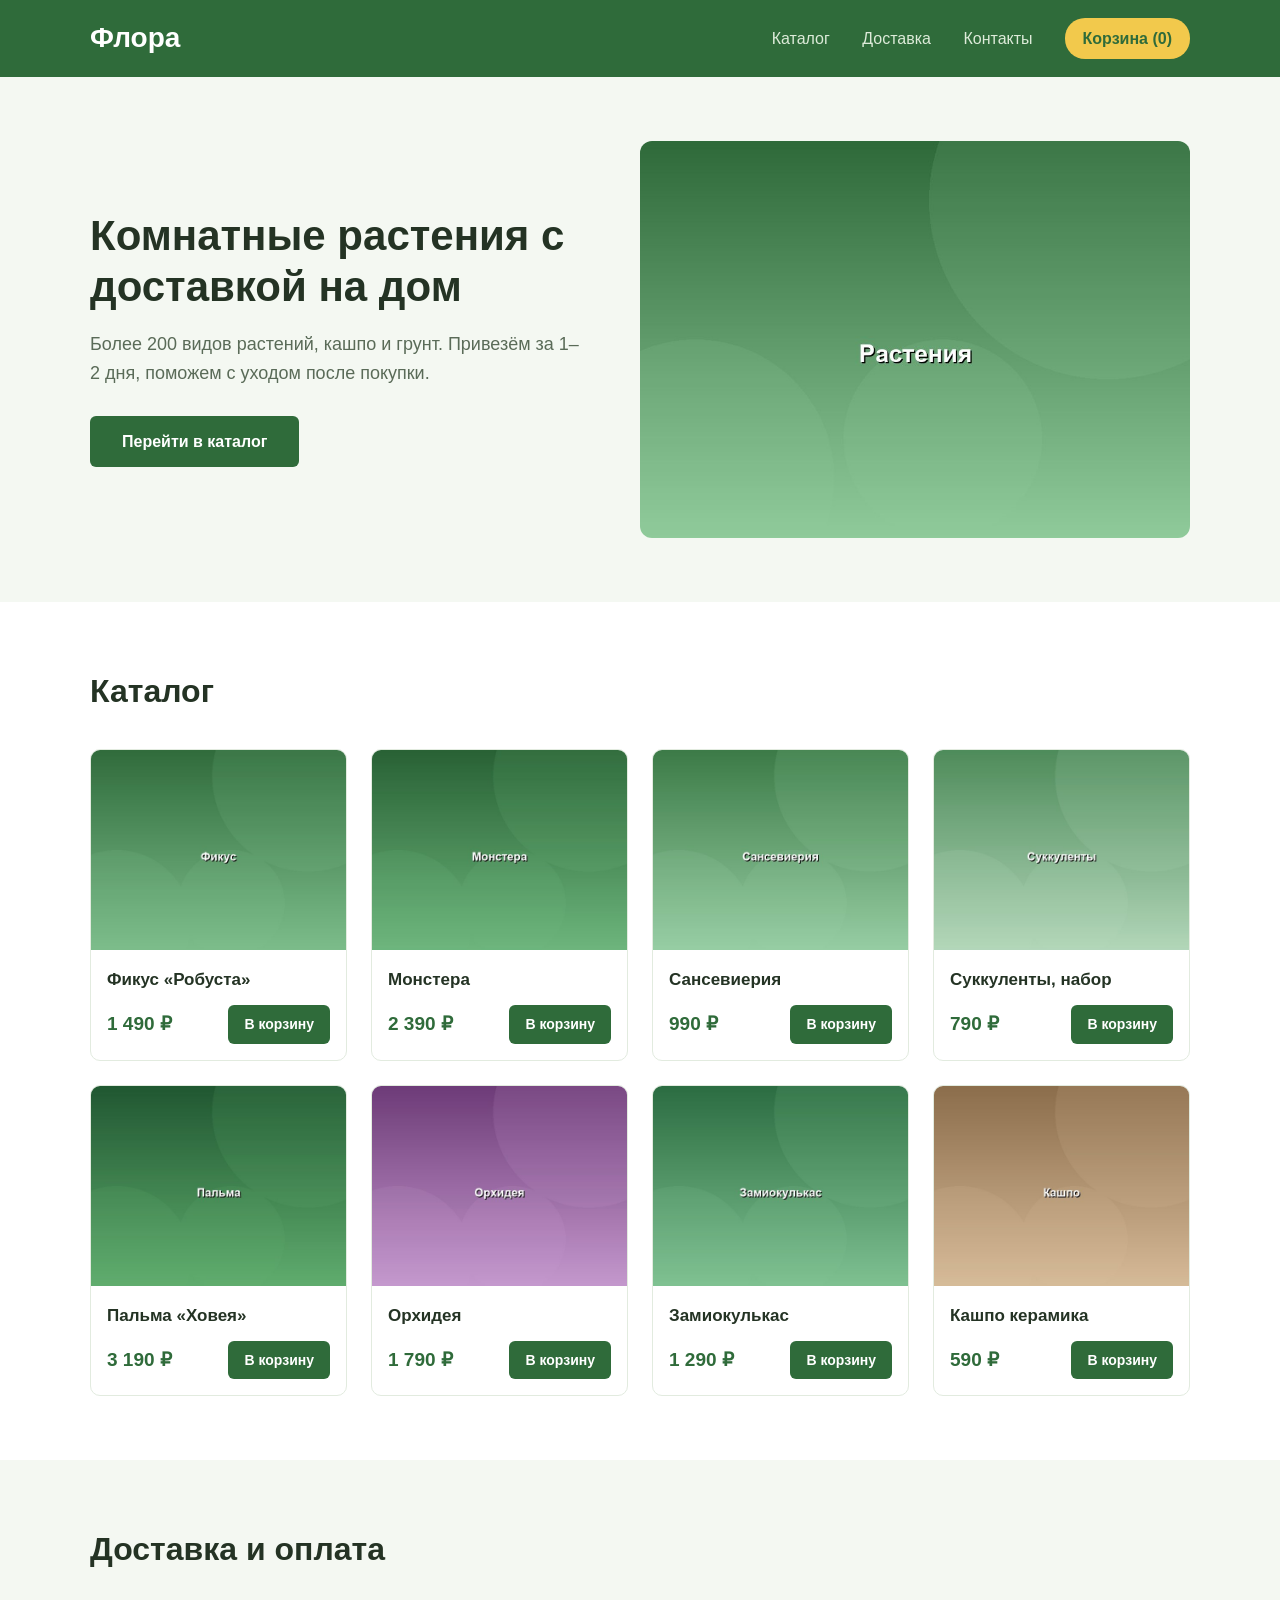
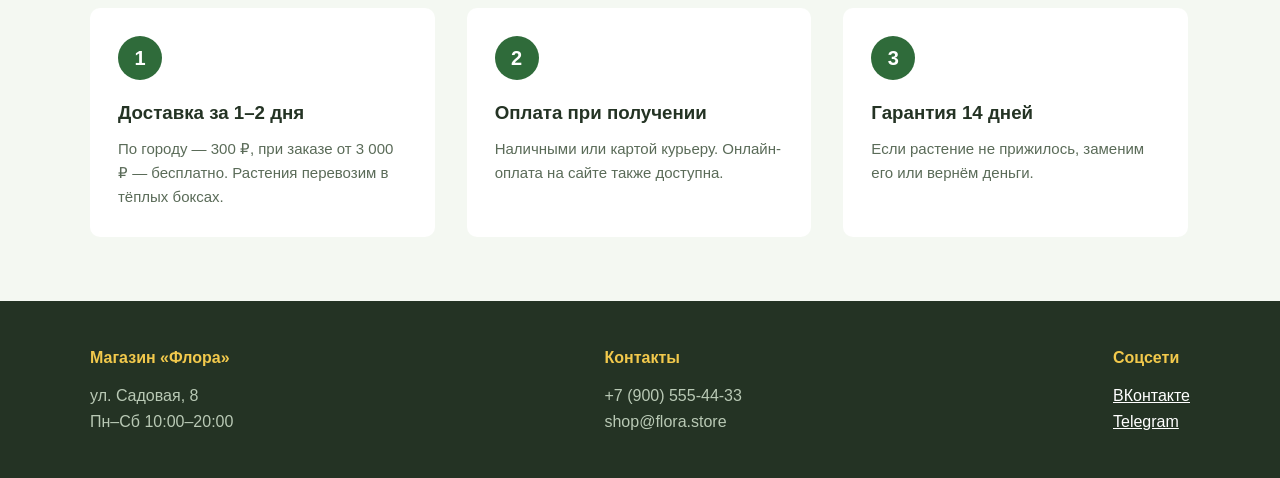
<file: 3-магазин-растений/index.html>
<!DOCTYPE html>
<html lang="ru">
<head>
<meta charset="UTF-8">
<meta name="viewport" content="width=device-width, initial-scale=1.0">
<title>Магазин растений «Флора»</title>
<link rel="stylesheet" href="css/style.css">
</head>
<body>

<header class="header">
  <div class="container header-inner">
    <a href="#" class="logo">Флора</a>
    <nav class="nav">
      <a href="#catalog">Каталог</a>
      <a href="#delivery">Доставка</a>
      <a href="#contacts">Контакты</a>
    </nav>
    <a href="#" class="cart">Корзина (0)</a>
  </div>
</header>

<section class="hero">
  <div class="container hero-inner">
    <div class="hero-text">
      <h1>Комнатные растения с доставкой на дом</h1>
      <p>Более 200 видов растений, кашпо и грунт. Привезём за 1–2 дня, поможем с уходом после покупки.</p>
      <a href="#catalog" class="btn">Перейти в каталог</a>
    </div>
    <img src="img/hero.jpg" alt="Комнатные растения" class="hero-img">
  </div>
</section>

<section class="section" id="catalog">
  <div class="container">
    <h2>Каталог</h2>
    <div class="cards">
      <article class="card">
        <img src="img/ficus.jpg" alt="Фикус">
        <div class="card-body">
          <h3>Фикус «Робуста»</h3>
          <div class="price-row">
            <span class="price">1 490 ₽</span>
            <a href="#" class="btn btn-small">В корзину</a>
          </div>
        </div>
      </article>
      <article class="card">
        <img src="img/monstera.jpg" alt="Монстера">
        <div class="card-body">
          <h3>Монстера</h3>
          <div class="price-row">
            <span class="price">2 390 ₽</span>
            <a href="#" class="btn btn-small">В корзину</a>
          </div>
        </div>
      </article>
      <article class="card">
        <img src="img/sansevieria.jpg" alt="Сансевиерия">
        <div class="card-body">
          <h3>Сансевиерия</h3>
          <div class="price-row">
            <span class="price">990 ₽</span>
            <a href="#" class="btn btn-small">В корзину</a>
          </div>
        </div>
      </article>
      <article class="card">
        <img src="img/succulent.jpg" alt="Суккуленты">
        <div class="card-body">
          <h3>Суккуленты, набор</h3>
          <div class="price-row">
            <span class="price">790 ₽</span>
            <a href="#" class="btn btn-small">В корзину</a>
          </div>
        </div>
      </article>
      <article class="card">
        <img src="img/palma.jpg" alt="Пальма">
        <div class="card-body">
          <h3>Пальма «Ховея»</h3>
          <div class="price-row">
            <span class="price">3 190 ₽</span>
            <a href="#" class="btn btn-small">В корзину</a>
          </div>
        </div>
      </article>
      <article class="card">
        <img src="img/orhideya.jpg" alt="Орхидея">
        <div class="card-body">
          <h3>Орхидея</h3>
          <div class="price-row">
            <span class="price">1 790 ₽</span>
            <a href="#" class="btn btn-small">В корзину</a>
          </div>
        </div>
      </article>
      <article class="card">
        <img src="img/zamiokulkas.jpg" alt="Замиокулькас">
        <div class="card-body">
          <h3>Замиокулькас</h3>
          <div class="price-row">
            <span class="price">1 290 ₽</span>
            <a href="#" class="btn btn-small">В корзину</a>
          </div>
        </div>
      </article>
      <article class="card">
        <img src="img/kashpo.jpg" alt="Кашпо">
        <div class="card-body">
          <h3>Кашпо керамика</h3>
          <div class="price-row">
            <span class="price">590 ₽</span>
            <a href="#" class="btn btn-small">В корзину</a>
          </div>
        </div>
      </article>
    </div>
  </div>
</section>

<section class="section section-alt" id="delivery">
  <div class="container">
    <h2>Доставка и оплата</h2>
    <div class="features">
      <div class="feature">
        <div class="feature-num">1</div>
        <h3>Доставка за 1–2 дня</h3>
        <p>По городу — 300 ₽, при заказе от 3 000 ₽ — бесплатно. Растения перевозим в тёплых боксах.</p>
      </div>
      <div class="feature">
        <div class="feature-num">2</div>
        <h3>Оплата при получении</h3>
        <p>Наличными или картой курьеру. Онлайн-оплата на сайте также доступна.</p>
      </div>
      <div class="feature">
        <div class="feature-num">3</div>
        <h3>Гарантия 14 дней</h3>
        <p>Если растение не прижилось, заменим его или вернём деньги.</p>
      </div>
    </div>
  </div>
</section>

<footer class="footer" id="contacts">
  <div class="container footer-inner">
    <div class="footer-col">
      <h4>Магазин «Флора»</h4>
      <p>ул. Садовая, 8<br>Пн–Сб 10:00–20:00</p>
    </div>
    <div class="footer-col">
      <h4>Контакты</h4>
      <p>+7 (900) 555-44-33<br>shop@flora.store</p>
    </div>
    <div class="footer-col">
      <h4>Соцсети</h4>
      <p><a href="#">ВКонтакте</a><br><a href="#">Telegram</a></p>
    </div>
  </div>
</footer>

</body>
</html>
</file>
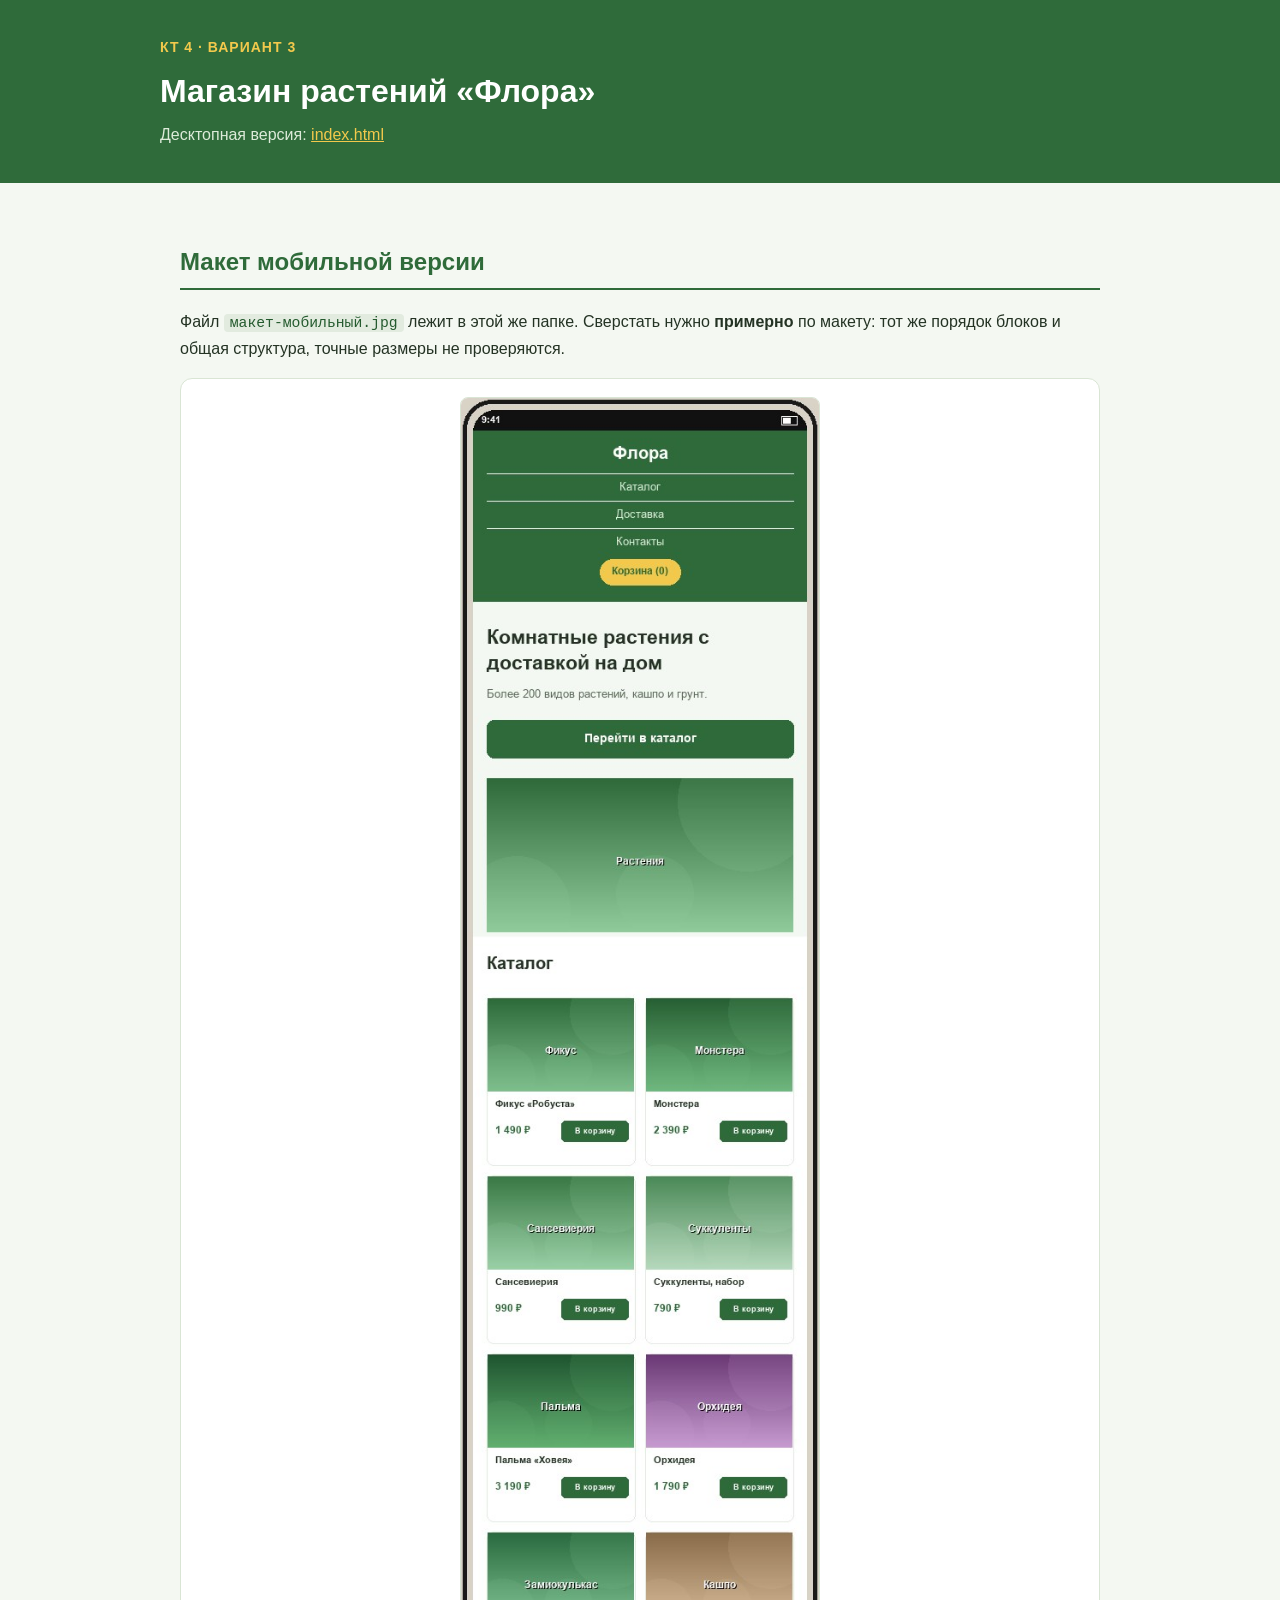
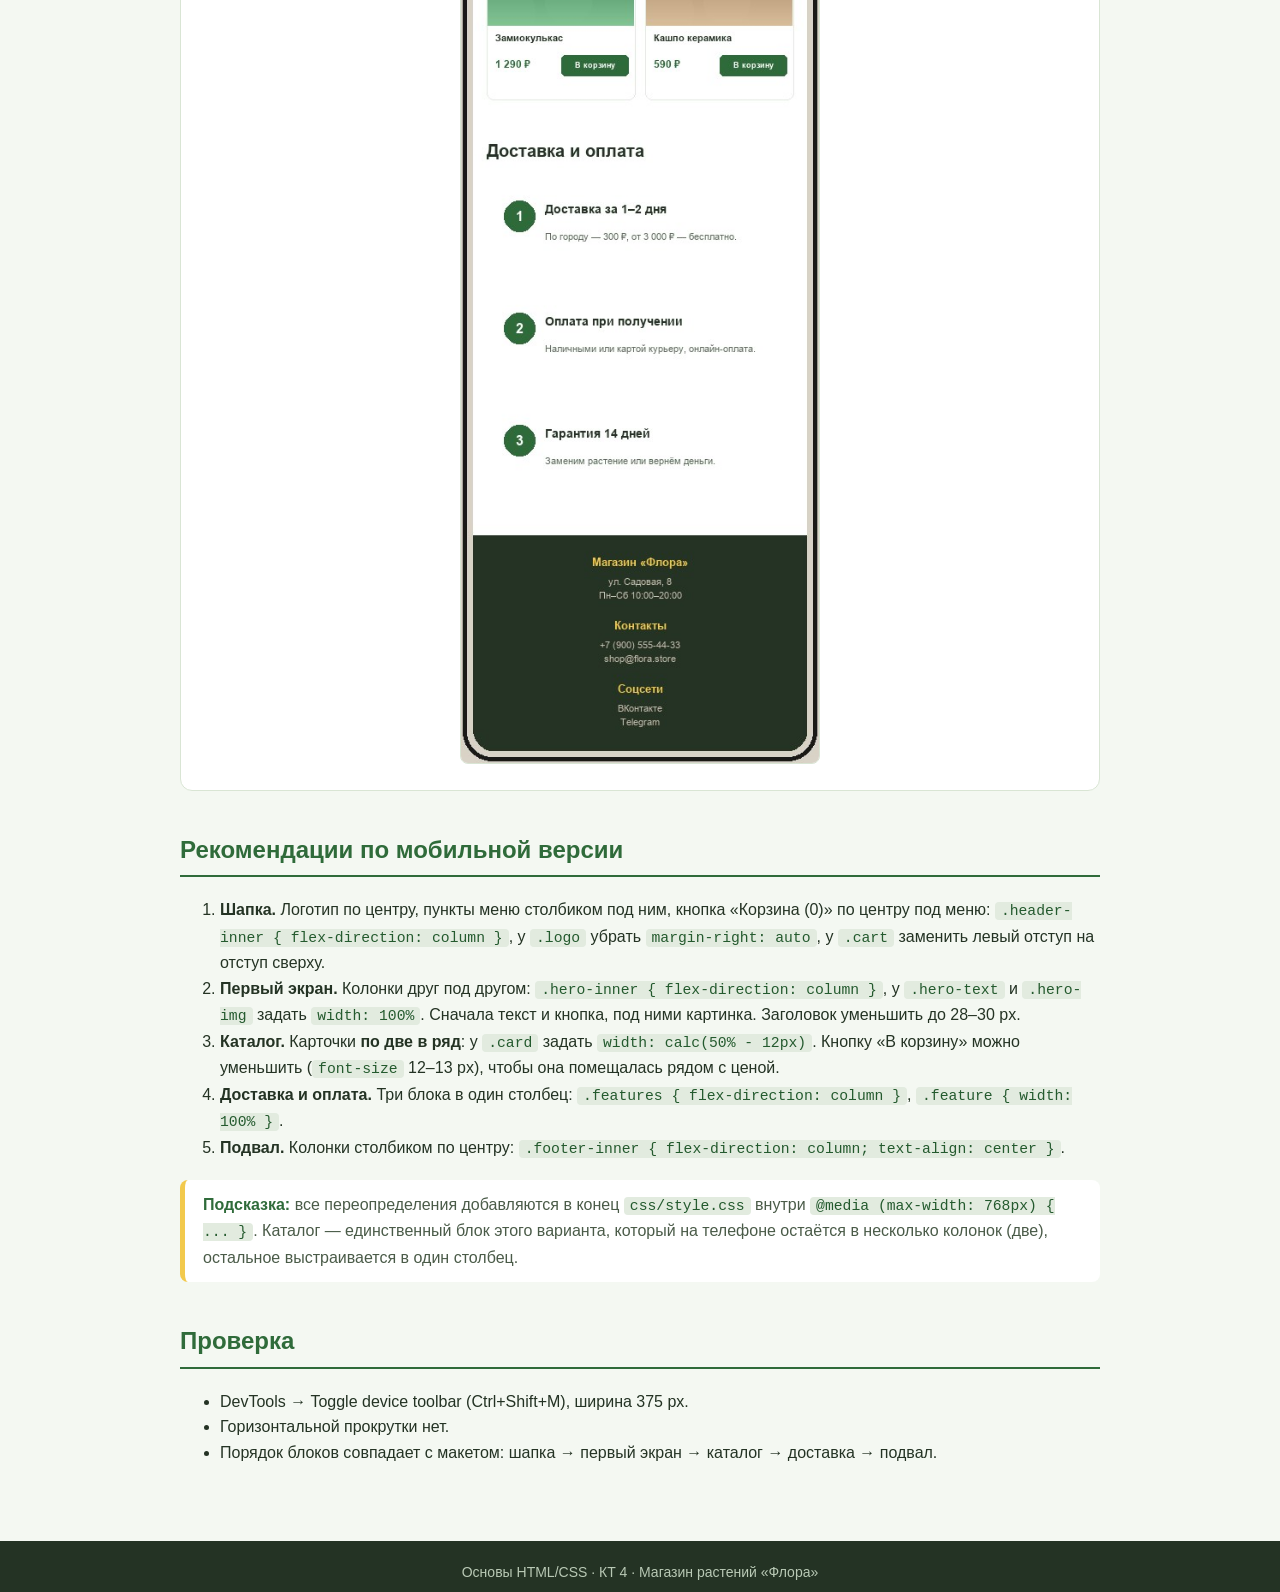
<file: 3-магазин-растений/задание.html>
<!DOCTYPE html>
<html lang="ru">
<head>
<meta charset="UTF-8">
<meta name="viewport" content="width=device-width, initial-scale=1.0">
<title>КТ 4. Магазин растений «Флора» — задание</title>
<style>
  * { box-sizing: border-box; }
  body { font-family: 'Segoe UI', sans-serif; background: #F4F8F2; color: #243324; margin: 0; line-height: 1.6; }
  header { background: #2F6B3A; color: #fff; padding: 36px 20px; }
  header .wrap, .wrap { max-width: 960px; margin: 0 auto; }
  header .sub { color: #F2C94C; font-weight: bold; font-size: 14px; text-transform: uppercase; letter-spacing: 1px; }
  header h1 { margin: 8px 0 4px; font-size: 32px; }
  header p { color: #DDEBD9; margin: 0; }
  main.wrap { padding: 20px 20px 60px; }
  h2 { color: #2F6B3A; border-bottom: 2px solid #2F6B3A; padding-bottom: 6px; margin-top: 40px; }
  code.tag { background: #E2EBDF; color: #245A2E; padding: 1px 6px; border-radius: 4px; font-family: Consolas, monospace; font-size: 0.92em; }
  .note { background: #fff; border-left: 5px solid #F2C94C; border-radius: 8px; padding: 12px 18px; margin: 18px 0; color: #4A5B48; }
  .note b { color: #2F6B3A; }
  .mockup { background: #fff; border: 1px solid #D9E5D4; border-radius: 12px; padding: 18px; margin: 12px 0; text-align: center; }
  .mockup img { max-width: 360px; width: 100%; border: 1px solid #D9E5D4; border-radius: 8px; }
  footer { background: #243324; color: #B9C9B5; text-align: center; padding: 20px; font-size: 14px; }
  a { color: #2F6B3A; }
</style>
</head>
<body>

<header>
  <div class="wrap">
    <div class="sub">КТ 4 · Вариант 3</div>
    <h1>Магазин растений «Флора»</h1>
    <p>Десктопная версия: <a href="index.html" style="color:#F2C94C">index.html</a></p>
  </div>
</header>

<main class="wrap">

<h2>Макет мобильной версии</h2>
<p>Файл <code class="tag">макет-мобильный.jpg</code> лежит в этой же папке. Сверстать нужно <b>примерно</b> по макету: тот же порядок блоков и общая структура, точные размеры не проверяются.</p>
<div class="mockup">
  <img src="макет-мобильный.jpg" alt="Макет мобильной версии магазина растений">
</div>

<h2>Рекомендации по мобильной версии</h2>
<ol>
  <li><b>Шапка.</b> Логотип по центру, пункты меню столбиком под ним, кнопка «Корзина (0)» по центру под меню: <code class="tag">.header-inner { flex-direction: column }</code>, у <code class="tag">.logo</code> убрать <code class="tag">margin-right: auto</code>, у <code class="tag">.cart</code> заменить левый отступ на отступ сверху.</li>
  <li><b>Первый экран.</b> Колонки друг под другом: <code class="tag">.hero-inner { flex-direction: column }</code>, у <code class="tag">.hero-text</code> и <code class="tag">.hero-img</code> задать <code class="tag">width: 100%</code>. Сначала текст и кнопка, под ними картинка. Заголовок уменьшить до 28–30 px.</li>
  <li><b>Каталог.</b> Карточки <b>по две в ряд</b>: у <code class="tag">.card</code> задать <code class="tag">width: calc(50% - 12px)</code>. Кнопку «В корзину» можно уменьшить (<code class="tag">font-size</code> 12–13 px), чтобы она помещалась рядом с ценой.</li>
  <li><b>Доставка и оплата.</b> Три блока в один столбец: <code class="tag">.features { flex-direction: column }</code>, <code class="tag">.feature { width: 100% }</code>.</li>
  <li><b>Подвал.</b> Колонки столбиком по центру: <code class="tag">.footer-inner { flex-direction: column; text-align: center }</code>.</li>
</ol>

<div class="note">
  <b>Подсказка:</b> все переопределения добавляются в конец <code class="tag">css/style.css</code> внутри <code class="tag">@media (max-width: 768px) { ... }</code>. Каталог — единственный блок этого варианта, который на телефоне остаётся в несколько колонок (две), остальное выстраивается в один столбец.
</div>

<h2>Проверка</h2>
<ul>
  <li>DevTools → Toggle device toolbar (Ctrl+Shift+M), ширина 375 px.</li>
  <li>Горизонтальной прокрутки нет.</li>
  <li>Порядок блоков совпадает с макетом: шапка → первый экран → каталог → доставка → подвал.</li>
</ul>

</main>

<footer>Основы HTML/CSS · КТ 4 · Магазин растений «Флора»</footer>

</body>
</html>
</file>
<file: 3-магазин-растений/css/style.css>
/* Магазин растений «Флора» — десктопная версия */
* { box-sizing: border-box; margin: 0; padding: 0; }

body {
  font-family: 'Segoe UI', Arial, sans-serif;
  color: #243324;
  background: #FFFFFF;
  line-height: 1.6;
}

.container {
  max-width: 1140px;
  margin: 0 auto;
  padding: 0 20px;
}

/* Шапка */
.header {
  background: #2F6B3A;
  padding: 16px 0;
}

.header-inner {
  display: flex;
  align-items: center;
}

.logo {
  color: #fff;
  font-size: 28px;
  font-weight: bold;
  text-decoration: none;
  margin-right: auto;
}

.nav a {
  color: #DDEBD9;
  text-decoration: none;
  margin-left: 28px;
  font-size: 16px;
}

.nav a:hover { color: #fff; }

.cart {
  color: #2F6B3A;
  background: #F2C94C;
  text-decoration: none;
  font-weight: bold;
  padding: 8px 18px;
  border-radius: 20px;
  margin-left: 32px;
}

/* Первый экран */
.hero {
  background: #F4F8F2;
  padding: 64px 0;
}

.hero-inner {
  display: flex;
  align-items: center;
  gap: 56px;
}

.hero-text { width: 50%; }

.hero h1 {
  font-size: 42px;
  line-height: 1.2;
  margin-bottom: 18px;
}

.hero p {
  font-size: 18px;
  color: #5A6B58;
  margin-bottom: 28px;
}

.hero-img {
  width: 50%;
  border-radius: 12px;
  display: block;
}

.btn {
  display: inline-block;
  background: #2F6B3A;
  color: #fff;
  text-decoration: none;
  padding: 13px 32px;
  border-radius: 6px;
  font-size: 16px;
  font-weight: bold;
}

.btn:hover { background: #245A2E; }

.btn-small {
  padding: 8px 16px;
  font-size: 14px;
}

/* Секции */
.section { padding: 64px 0; }

.section-alt { background: #F4F8F2; }

h2 {
  font-size: 32px;
  margin-bottom: 32px;
}

/* Каталог */
.cards {
  display: flex;
  flex-wrap: wrap;
  gap: 24px;
}

.card {
  background: #fff;
  border: 1px solid #E2EBDF;
  border-radius: 10px;
  overflow: hidden;
  width: calc(25% - 18px);
}

.card img {
  width: 100%;
  height: 200px;
  object-fit: cover;
  display: block;
}

.card-body { padding: 16px; }

.card h3 {
  font-size: 17px;
  margin-bottom: 12px;
}

.price-row {
  display: flex;
  justify-content: space-between;
  align-items: center;
}

.price {
  font-size: 19px;
  font-weight: bold;
  color: #2F6B3A;
}

/* Доставка */
.features {
  display: flex;
  gap: 32px;
}

.feature {
  width: calc(33.333% - 22px);
  background: #fff;
  border-radius: 10px;
  padding: 28px;
}

.feature-num {
  width: 44px;
  height: 44px;
  background: #2F6B3A;
  color: #fff;
  border-radius: 50%;
  display: flex;
  align-items: center;
  justify-content: center;
  font-size: 20px;
  font-weight: bold;
  margin-bottom: 18px;
}

.feature h3 { margin-bottom: 10px; }

.feature p {
  color: #5A6B58;
  font-size: 15px;
}

/* Подвал */
.footer {
  background: #243324;
  color: #B9C9B5;
  padding: 44px 0;
}

.footer-inner {
  display: flex;
  justify-content: space-between;
  gap: 24px;
}

.footer-col h4 {
  color: #F2C94C;
  margin-bottom: 12px;
}

.footer-col a { color: #fff; }

/* ========== Мобильная версия (до 768px) ========== */
@media (max-width: 768px) {

  /* Шапка */
  .header-inner { flex-direction: column; }
  .logo { margin-right: 0; margin-bottom: 12px; }
  .nav { width: 100%; display: flex; flex-direction: column; }
  .nav a {
    margin-left: 0;
    padding: 10px 0;
    text-align: center;
    border-top: 1px solid rgba(255, 255, 255, 0.6);
  }
  .nav a:last-child { border-bottom: 1px solid rgba(255, 255, 255, 0.6); }
  .cart { margin-left: 0; margin-top: 16px; }

  /* Первый экран */
  .hero { padding: 32px 0; }
  .hero-inner { flex-direction: column; gap: 28px; }
  .hero-text, .hero-img { width: 100%; }
  .hero h1 { font-size: 28px; }
  .hero p { font-size: 16px; }
  .hero .btn { display: block; text-align: center; }

  /* Секции */
  .section { padding: 40px 0; }
  h2 { font-size: 26px; margin-bottom: 24px; }

  /* Каталог: по две карточки в ряд */
  .cards { gap: 16px; }
  .card { width: calc(50% - 8px); }
  .card img { height: 110px; }
  .card-body { padding: 10px; }
  .card h3 { font-size: 14px; margin-bottom: 10px; }
  .price { font-size: 15px; }
  .btn-small { padding: 6px 10px; font-size: 12px; }

  /* Доставка и оплата */
  .features { flex-direction: column; gap: 20px; }
  .feature { width: 100%; }

  /* Подвал */
  .footer-inner { flex-direction: column; text-align: center; }
}
</file>
